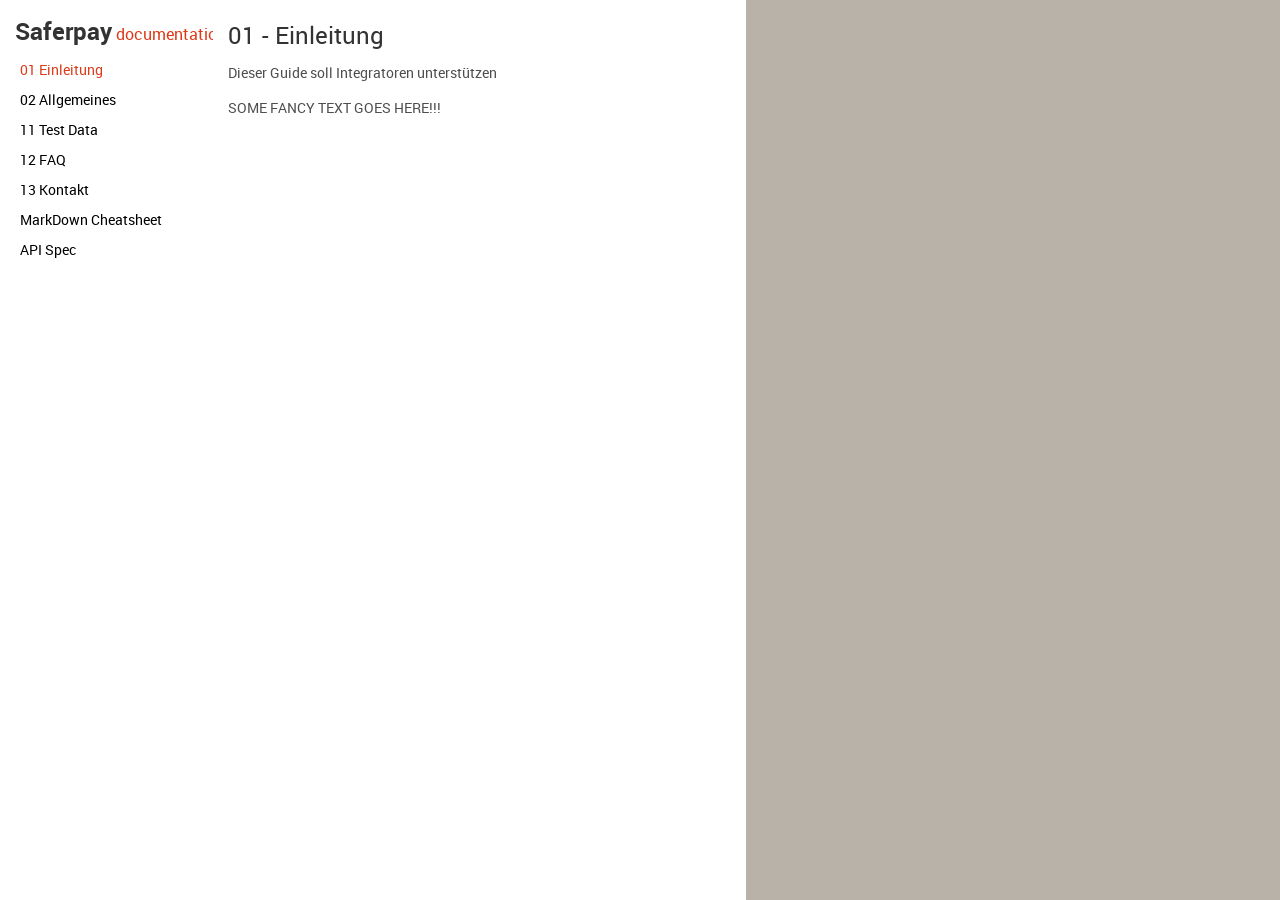
<file: index.html>
<!DOCTYPE html>
<html>
<head>
	<meta charset="utf-8">

	<link rel="stylesheet" href="assets/css/vendors.css" />
	<link rel="stylesheet" href="assets/css/helppage.css">

	<script src="assets/js/vendors.js"></script>
	<script src="assets/js/helppage.js"></script>

	<title>Saferpay documentation</title>
</head>
<body data-spy="scroll" data-target="#navScrollspy">

	<div id="content" class="container-fluid">
		<div class="row">

			<nav class="col-lg-2 hidden-xs hidden-sm hidden-md" id="navScrollspy">
				<div data-spy="affix">
					<h3>
						<span style="font-size: x-large; font-weight: bold">Saferpay</span>
						<span class="text-primary">documentation</span>
					</h3>

					<ul class="nav">
								<li class="active">
									<a href="index.html">01 Einleitung</a>
								</li>
								<li>
									<a href="General.html">02 Allgemeines</a>
										<ul class="nav">
												<li><a href="General.html#start">1-Einf&#252;hrung</a></li>
												<li><a href="General.html#requirement">2-Voraussetzungen</a></li>
												<li><a href="General.html#pci">3-Datensicherheit und PCI DSS</a></li>
												<li><a href="General.html#3ds">4-3D Secure</a></li>
												<li><a href="General.html#dcc">5-Dynamic Currency Conversion</a></li>
												<li><a href="General.html#paymentmethods">6-Unterst&#252;tzte Zahlungsmittel</a></li>
												<li><a href="General.html#licenses">7-Lizenzen</a></li>
												<li><a href="General.html#transaction-flow">8-Transaktionsablauf</a></li>
												<li><a href="General.html#pm-functions">9-Zahlungsmittelfunktionen</a></li>
												<li><a href="General.html#capture-batch">10-Capture (Verbuchung) und der Tagesabschluss</a></li>
												<li><a href="General.html#cancel-refund">11-Wann Storno (Cancel) und wann Gutschrift?</a></li>
												<li><a href="General.html#test">12-Saferpay Testsystem</a></li>
										</ul>
								</li>
								<li>
									<a href="testdata.html">11 Test Data</a>
										<ul class="nav">
												<li><a href="testdata.html#visa">VISA</a></li>
										</ul>
								</li>
								<li>
									<a href="faq.html">12 FAQ</a>
								</li>
								<li>
									<a href="contact.html">13 Kontakt</a>
								</li>
								<li>
									<a href="Markdown-Cheatsheet.html">MarkDown Cheatsheet</a>
										<ul class="nav">
												<li><a href="Markdown-Cheatsheet.html#code">CodeSnippets</a></li>
										</ul>
								</li>
								<li>
									<a href="http://saferpay.github.io/jsonapi/" target="_blank">API Spec</a>
								</li>

					</ul>
				</div>
			</nav>

			<span class="print-page-break"></span>

			<main class="col-lg-10 col-sm-12">
				
				
<section><h1>01 - Einleitung</h1><div class="row"><div class="col-lg-6">
<p>Dieser Guide soll Integratoren unterstützen</p>
<p>SOME FANCY TEXT GOES HERE!!!</p></div></div></section>

			</main>

		</div>
	</div>

	<div class="scroll-top-wrapper">
		<a href="#top" class="scroll-top-inner" onclick="$('html,body').animate({ scrollTop: 0 }, 'slow'); return false;">
			<span class="glyphicon glyphicon-chevron-up"></span> Back to Top
		</a>
	</div>

</body>
</html>
</file>
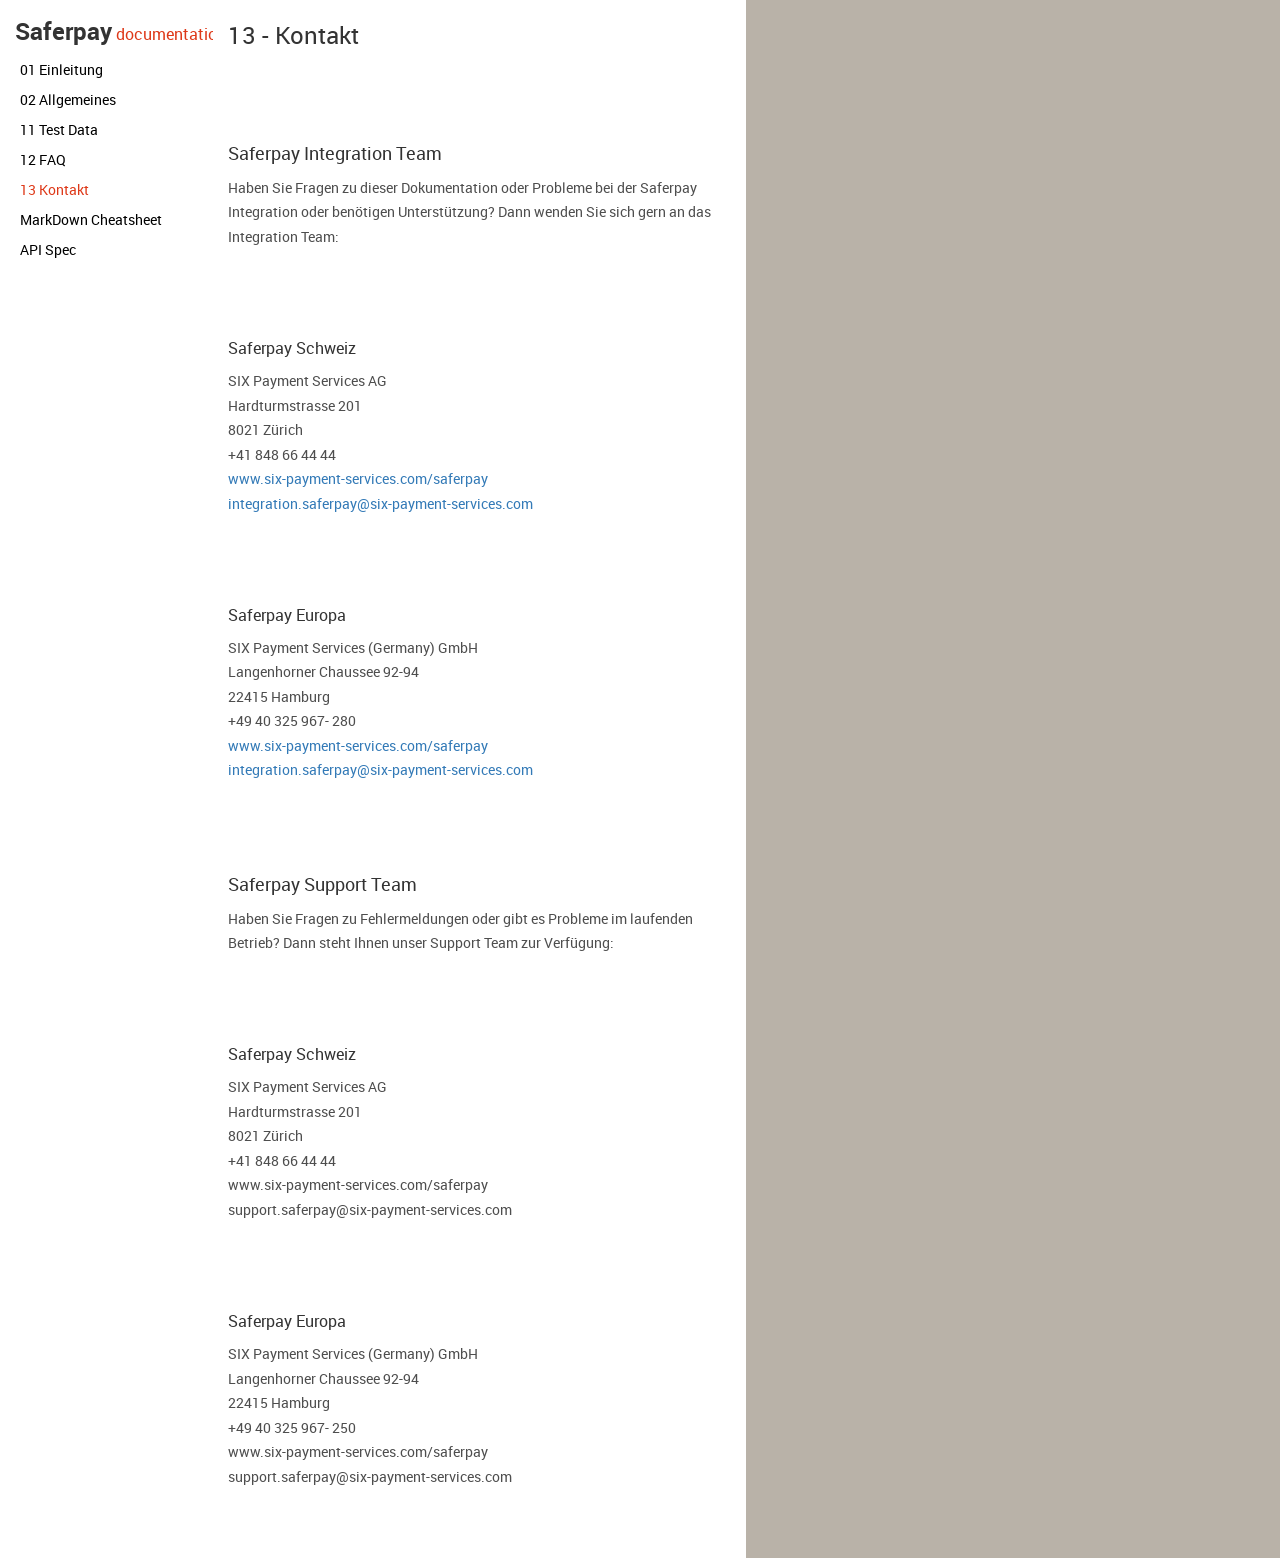
<file: contact.html>
<!DOCTYPE html>
<html>
<head>
	<meta charset="utf-8">

	<link rel="stylesheet" href="assets/css/vendors.css" />
	<link rel="stylesheet" href="assets/css/helppage.css">

	<script src="assets/js/vendors.js"></script>
	<script src="assets/js/helppage.js"></script>

	<title>Saferpay documentation</title>
</head>
<body data-spy="scroll" data-target="#navScrollspy">

	<div id="content" class="container-fluid">
		<div class="row">

			<nav class="col-lg-2 hidden-xs hidden-sm hidden-md" id="navScrollspy">
				<div data-spy="affix">
					<h3>
						<span style="font-size: x-large; font-weight: bold">Saferpay</span>
						<span class="text-primary">documentation</span>
					</h3>

					<ul class="nav">
								<li>
									<a href="index.html">01 Einleitung</a>
								</li>
								<li>
									<a href="General.html">02 Allgemeines</a>
										<ul class="nav">
												<li><a href="General.html#start">1-Einf&#252;hrung</a></li>
												<li><a href="General.html#requirement">2-Voraussetzungen</a></li>
												<li><a href="General.html#pci">3-Datensicherheit und PCI DSS</a></li>
												<li><a href="General.html#3ds">4-3D Secure</a></li>
												<li><a href="General.html#dcc">5-Dynamic Currency Conversion</a></li>
												<li><a href="General.html#paymentmethods">6-Unterst&#252;tzte Zahlungsmittel</a></li>
												<li><a href="General.html#licenses">7-Lizenzen</a></li>
												<li><a href="General.html#transaction-flow">8-Transaktionsablauf</a></li>
												<li><a href="General.html#pm-functions">9-Zahlungsmittelfunktionen</a></li>
												<li><a href="General.html#capture-batch">10-Capture (Verbuchung) und der Tagesabschluss</a></li>
												<li><a href="General.html#cancel-refund">11-Wann Storno (Cancel) und wann Gutschrift?</a></li>
												<li><a href="General.html#test">12-Saferpay Testsystem</a></li>
										</ul>
								</li>
								<li>
									<a href="testdata.html">11 Test Data</a>
										<ul class="nav">
												<li><a href="testdata.html#visa">VISA</a></li>
										</ul>
								</li>
								<li>
									<a href="faq.html">12 FAQ</a>
								</li>
								<li class="active">
									<a href="contact.html">13 Kontakt</a>
								</li>
								<li>
									<a href="Markdown-Cheatsheet.html">MarkDown Cheatsheet</a>
										<ul class="nav">
												<li><a href="Markdown-Cheatsheet.html#code">CodeSnippets</a></li>
										</ul>
								</li>
								<li>
									<a href="http://saferpay.github.io/jsonapi/" target="_blank">API Spec</a>
								</li>

					</ul>
				</div>
			</nav>

			<span class="print-page-break"></span>

			<main class="col-lg-10 col-sm-12">
				
				
<section><h1>13 - Kontakt</h1><div class="row"><div class="col-lg-6">
</div></div></section><section><h2>Saferpay Integration Team</h2><div class="row"><div class="col-lg-6">
<p>Haben Sie Fragen zu dieser Dokumentation oder Probleme bei der Saferpay Integration oder benötigen Unterstützung? Dann wenden Sie sich gern an das Integration Team:</p>
</div></div></section><section><h3>Saferpay Schweiz					</h3><div class="row"><div class="col-lg-6">
<p>SIX Payment Services AG<br/>
Hardturmstrasse 201<br/>
8021 Zürich<br/>
+41 848 66 44 44<br/>
<a href="https://www.six-payment-services.com/saferpay">www.six-payment-services.com/saferpay</a><br/>
<a href="mailto:integration.saferpay@six-payment-services.com">integration.saferpay@six-payment-services.com</a></p>
</div></div></section><section><h3>Saferpay Europa</h3><div class="row"><div class="col-lg-6">
<p>SIX Payment Services (Germany) GmbH<br/>
Langenhorner Chaussee 92-94<br/>
22415 Hamburg<br/>
+49 40 325 967- 280<br/>
<a href="https://www.six-payment-services.com/saferpay">www.six-payment-services.com/saferpay</a><br/>
<a href="mailto:integration.saferpay@six-payment-services.com">integration.saferpay@six-payment-services.com</a></p>
</div></div></section><section><h2>Saferpay Support Team</h2><div class="row"><div class="col-lg-6">
<p>Haben Sie Fragen zu Fehlermeldungen oder gibt es Probleme im laufenden Betrieb? Dann steht Ihnen unser Support Team zur Verfügung:</p>
</div></div></section><section><h3>Saferpay Schweiz <br /></h3><div class="row"><div class="col-lg-6">
<p>SIX Payment Services AG <br />
Hardturmstrasse 201 <br />
8021 Zürich <br />
+41 848 66 44 44 <br />
www.six-payment-services.com/saferpay <br />
support.saferpay@six-payment-services.com <br /></p>
</div></div></section><section><h3>Saferpay Europa</h3><div class="row"><div class="col-lg-6">
<p>SIX Payment Services (Germany) GmbH <br />
Langenhorner Chaussee 92-94 <br />
22415 Hamburg <br />
+49 40 325 967- 250 <br />
www.six-payment-services.com/saferpay <br />
support.saferpay@six-payment-services.com <br /></p></div></div></section>

			</main>

		</div>
	</div>

	<div class="scroll-top-wrapper">
		<a href="#top" class="scroll-top-inner" onclick="$('html,body').animate({ scrollTop: 0 }, 'slow'); return false;">
			<span class="glyphicon glyphicon-chevron-up"></span> Back to Top
		</a>
	</div>

</body>
</html>
</file>
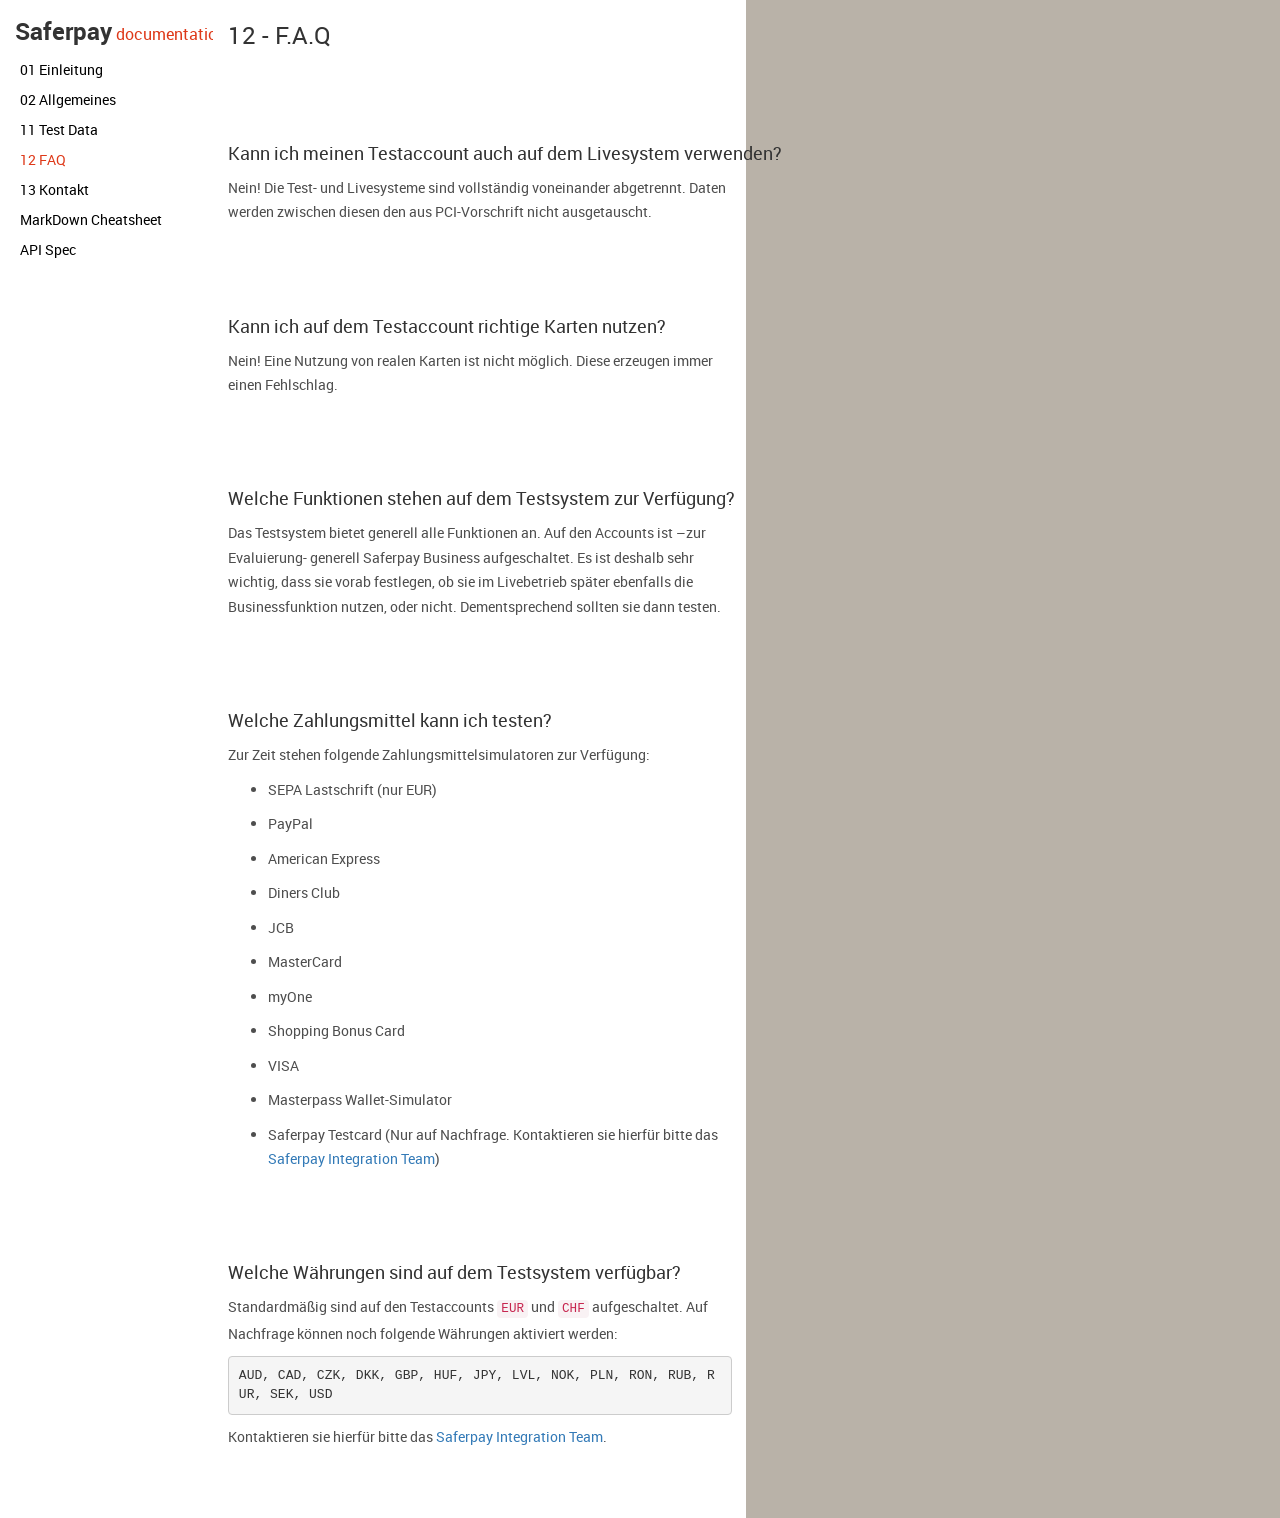
<file: faq.html>
<!DOCTYPE html>
<html>
<head>
	<meta charset="utf-8">

	<link rel="stylesheet" href="assets/css/vendors.css" />
	<link rel="stylesheet" href="assets/css/helppage.css">

	<script src="assets/js/vendors.js"></script>
	<script src="assets/js/helppage.js"></script>

	<title>Saferpay documentation</title>
</head>
<body data-spy="scroll" data-target="#navScrollspy">

	<div id="content" class="container-fluid">
		<div class="row">

			<nav class="col-lg-2 hidden-xs hidden-sm hidden-md" id="navScrollspy">
				<div data-spy="affix">
					<h3>
						<span style="font-size: x-large; font-weight: bold">Saferpay</span>
						<span class="text-primary">documentation</span>
					</h3>

					<ul class="nav">
								<li>
									<a href="index.html">01 Einleitung</a>
								</li>
								<li>
									<a href="General.html">02 Allgemeines</a>
										<ul class="nav">
												<li><a href="General.html#start">1-Einf&#252;hrung</a></li>
												<li><a href="General.html#requirement">2-Voraussetzungen</a></li>
												<li><a href="General.html#pci">3-Datensicherheit und PCI DSS</a></li>
												<li><a href="General.html#3ds">4-3D Secure</a></li>
												<li><a href="General.html#dcc">5-Dynamic Currency Conversion</a></li>
												<li><a href="General.html#paymentmethods">6-Unterst&#252;tzte Zahlungsmittel</a></li>
												<li><a href="General.html#licenses">7-Lizenzen</a></li>
												<li><a href="General.html#transaction-flow">8-Transaktionsablauf</a></li>
												<li><a href="General.html#pm-functions">9-Zahlungsmittelfunktionen</a></li>
												<li><a href="General.html#capture-batch">10-Capture (Verbuchung) und der Tagesabschluss</a></li>
												<li><a href="General.html#cancel-refund">11-Wann Storno (Cancel) und wann Gutschrift?</a></li>
												<li><a href="General.html#test">12-Saferpay Testsystem</a></li>
										</ul>
								</li>
								<li>
									<a href="testdata.html">11 Test Data</a>
										<ul class="nav">
												<li><a href="testdata.html#visa">VISA</a></li>
										</ul>
								</li>
								<li class="active">
									<a href="faq.html">12 FAQ</a>
								</li>
								<li>
									<a href="contact.html">13 Kontakt</a>
								</li>
								<li>
									<a href="Markdown-Cheatsheet.html">MarkDown Cheatsheet</a>
										<ul class="nav">
												<li><a href="Markdown-Cheatsheet.html#code">CodeSnippets</a></li>
										</ul>
								</li>
								<li>
									<a href="http://saferpay.github.io/jsonapi/" target="_blank">API Spec</a>
								</li>

					</ul>
				</div>
			</nav>

			<span class="print-page-break"></span>

			<main class="col-lg-10 col-sm-12">
				
				
<section><h1>12 - F.A.Q</h1><div class="row"><div class="col-lg-6">
</div></div></section><section><h2>Kann ich meinen Testaccount auch auf dem Livesystem verwenden?</h2><div class="row"><div class="col-lg-6">
<p>Nein! Die Test- und Livesysteme sind vollständig voneinander abgetrennt.  Daten werden zwischen diesen den aus PCI-Vorschrift nicht ausgetauscht.</p>
</div></div></section><section><h2>Kann ich auf dem Testaccount richtige Karten nutzen?</h2><div class="row"><div class="col-lg-6">
<p>Nein! Eine Nutzung von realen Karten ist nicht möglich. Diese erzeugen immer einen Fehlschlag.</p>
</div></div></section><section><h2>Welche Funktionen stehen auf dem Testsystem zur Verfügung?</h2><div class="row"><div class="col-lg-6">
<p>Das Testsystem bietet generell alle Funktionen an. Auf den Accounts ist –zur Evaluierung- generell Saferpay Business aufgeschaltet. Es ist deshalb sehr wichtig, dass sie vorab festlegen, ob sie im Livebetrieb später ebenfalls die Businessfunktion nutzen, oder nicht. Dementsprechend sollten sie dann testen.</p>
</div></div></section><section><h2>Welche Zahlungsmittel kann ich testen?</h2><div class="row"><div class="col-lg-6">
<p>Zur Zeit stehen folgende Zahlungsmittelsimulatoren zur Verfügung:</p>
<ul>
<li>SEPA Lastschrift (nur EUR)</li>
<li>PayPal</li>
<li>American Express</li>
<li>Diners Club</li>
<li>JCB</li>
<li>MasterCard</li>
<li>myOne</li>
<li>Shopping Bonus Card</li>
<li>VISA</li>
<li>Masterpass Wallet-Simulator</li>
<li>Saferpay Testcard (Nur auf Nachfrage. Kontaktieren sie hierfür bitte das <a href="contact.html">Saferpay Integration Team</a>)</li>
</ul>
</div></div></section><section><h2>Welche Währungen sind auf dem Testsystem verfügbar?</h2><div class="row"><div class="col-lg-6">
<p>Standardmäßig sind auf den Testaccounts <code>EUR</code> und <code>CHF</code> aufgeschaltet. Auf Nachfrage können noch folgende Währungen aktiviert werden:</p>
<pre><code>AUD, CAD, CZK, DKK, GBP, HUF, JPY, LVL, NOK, PLN, RON, RUB, RUR, SEK, USD
</code></pre>
<p>Kontaktieren sie hierfür bitte das <a href="contact.html">Saferpay Integration Team</a>.</p></div></div></section>

			</main>

		</div>
	</div>

	<div class="scroll-top-wrapper">
		<a href="#top" class="scroll-top-inner" onclick="$('html,body').animate({ scrollTop: 0 }, 'slow'); return false;">
			<span class="glyphicon glyphicon-chevron-up"></span> Back to Top
		</a>
	</div>

</body>
</html>
</file>
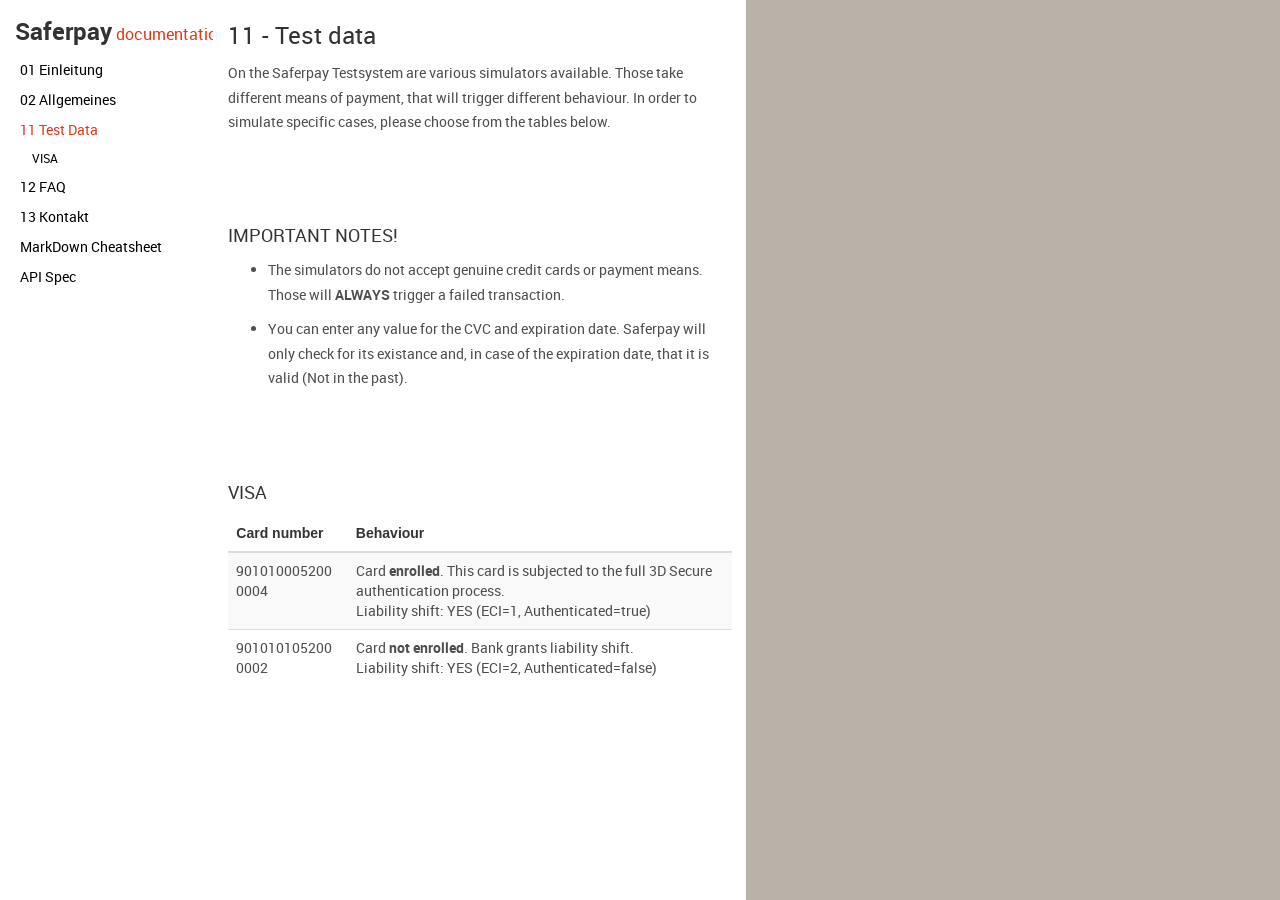
<file: testdata.html>
<!DOCTYPE html>
<html>
<head>
	<meta charset="utf-8">

	<link rel="stylesheet" href="assets/css/vendors.css" />
	<link rel="stylesheet" href="assets/css/helppage.css">

	<script src="assets/js/vendors.js"></script>
	<script src="assets/js/helppage.js"></script>

	<title>Saferpay documentation</title>
</head>
<body data-spy="scroll" data-target="#navScrollspy">

	<div id="content" class="container-fluid">
		<div class="row">

			<nav class="col-lg-2 hidden-xs hidden-sm hidden-md" id="navScrollspy">
				<div data-spy="affix">
					<h3>
						<span style="font-size: x-large; font-weight: bold">Saferpay</span>
						<span class="text-primary">documentation</span>
					</h3>

					<ul class="nav">
								<li>
									<a href="index.html">01 Einleitung</a>
								</li>
								<li>
									<a href="General.html">02 Allgemeines</a>
										<ul class="nav">
												<li><a href="General.html#start">1-Einf&#252;hrung</a></li>
												<li><a href="General.html#requirement">2-Voraussetzungen</a></li>
												<li><a href="General.html#pci">3-Datensicherheit und PCI DSS</a></li>
												<li><a href="General.html#3ds">4-3D Secure</a></li>
												<li><a href="General.html#dcc">5-Dynamic Currency Conversion</a></li>
												<li><a href="General.html#paymentmethods">6-Unterst&#252;tzte Zahlungsmittel</a></li>
												<li><a href="General.html#licenses">7-Lizenzen</a></li>
												<li><a href="General.html#transaction-flow">8-Transaktionsablauf</a></li>
												<li><a href="General.html#pm-functions">9-Zahlungsmittelfunktionen</a></li>
												<li><a href="General.html#capture-batch">10-Capture (Verbuchung) und der Tagesabschluss</a></li>
												<li><a href="General.html#cancel-refund">11-Wann Storno (Cancel) und wann Gutschrift?</a></li>
												<li><a href="General.html#test">12-Saferpay Testsystem</a></li>
										</ul>
								</li>
								<li class="active">
									<a href="testdata.html">11 Test Data</a>
										<ul class="nav">
												<li><a href="testdata.html#visa">VISA</a></li>
										</ul>
								</li>
								<li>
									<a href="faq.html">12 FAQ</a>
								</li>
								<li>
									<a href="contact.html">13 Kontakt</a>
								</li>
								<li>
									<a href="Markdown-Cheatsheet.html">MarkDown Cheatsheet</a>
										<ul class="nav">
												<li><a href="Markdown-Cheatsheet.html#code">CodeSnippets</a></li>
										</ul>
								</li>
								<li>
									<a href="http://saferpay.github.io/jsonapi/" target="_blank">API Spec</a>
								</li>

					</ul>
				</div>
			</nav>

			<span class="print-page-break"></span>

			<main class="col-lg-10 col-sm-12">
				
				
<section><h1>11 - Test data</h1><div class="row"><div class="col-lg-6">
<p>On the Saferpay Testsystem are various simulators available.
Those take different means of payment, that will trigger different behaviour.
In order to simulate specific cases, please choose from the tables below.</p>
</div></div></section><section><h2>IMPORTANT NOTES!</h2><div class="row"><div class="col-lg-6">
<ul>
<li>The simulators do not accept genuine credit cards or payment means. Those will <strong>ALWAYS</strong> trigger a failed transaction.</li>
<li>You can enter any value for the CVC and expiration date. Saferpay will only check for its existance and, in case of the expiration date, that it is valid (Not in the past).</li>
</ul>
</div></div></section><section><h2><a name="visa"></a> VISA</h2><div class="row"><div class="col-lg-6">
<table class="table table-striped">
  <thead>
    <tr>
      <th>Card number</th>
      <th>Behaviour</th>
    </tr>
  </thead>
  <tbody>
    <tr>
      <td>9010100052000004</td>
      <td>
        Card <b>enrolled</b>. This card is subjected to the full 3D Secure authentication process. <br />
        Liability shift: YES (ECI=1, Authenticated=true)
      </td>
    </tr>
    <tr>
      <td>9010101052000002</td>
      <td>
        Card <b>not enrolled</b>. Bank grants liability shift. <br />
        Liability shift: YES (ECI=2, Authenticated=false)
      </td>
    </tr>
  </tbody>
</table></div></div></section>

			</main>

		</div>
	</div>

	<div class="scroll-top-wrapper">
		<a href="#top" class="scroll-top-inner" onclick="$('html,body').animate({ scrollTop: 0 }, 'slow'); return false;">
			<span class="glyphicon glyphicon-chevron-up"></span> Back to Top
		</a>
	</div>

</body>
</html>
</file>
<file: assets/css/helppage.css>
@font-face {
    font-family: 'Roboto';
    font-style: normal;
    font-weight: 400;
    src: local('Roboto Regular'), local('Roboto-Regular'), url(../fonts/Roboto-Regular.woff2) format('woff2');
}
@font-face {
    font-family: 'Roboto';
    font-style: normal;
    font-weight: 700;
    src: local('Roboto Bold'), local('Roboto-Bold'), url(../fonts/Roboto-Bold.woff2) format('woff2');
}
h1, h2, h3, h4, h5, p {
    padding: 0;
}
h1, h2, h3, h4, h5, p, td, li, a {
    font-family: "Roboto","Helvetica","Arial",sans-serif;
}
blockquote {
    background-color: #f5f5f5;
    font-size: 1em;
}
section p, section li, section td {
    line-height: 1.75em;
    color: #4e4e4e;
}
section img {
    max-width: 100%;
}
section li {
    margin: 0 0 10px;
}
h1 small, h2 small, h3 small, h4 small, h5 small, h6 small {
    font-size: 0.6em;
    font-weight: 400;
    letter-spacing: -0.02em;
    line-height: 1.35;
    opacity: 0.54;
}
 h1 {
    font-size: 24px;
    font-weight: 400;
    line-height: 32px;
}
 h2 {
    font-size: 18px;
    font-weight: 500;
    line-height: 26px;
}
 h3 {
    font-size: 16px;
    font-weight: 500;
    line-height: 22px;
}
 h4,  h5 {
    font-size: 14px;
    font-weight: 500;
    line-height: 18px;
    text-transform: uppercase;
}
 h4 {
    color: #4e4e4e;
}
 h5 {
    color: #939da3;
}

.nav > li > a {
    padding: 5px;
    color: black;
}

#navScrollspy ul li ul {
    display: none;
    margin-left: 1em;
    font-size: 0.85em;
}

#navScrollspy ul li.active > a {
    color: #de3919;
}

#navScrollspy ul li.active ul {
    display: table;
}

.h1, .h2, .h3, h1, h2, h3 {
    margin-bottom: 10px;
    margin-top: 20px;
}


#content main section, .path-def {
    margin-top: -21px;
    padding-top: 20px;
    padding-bottom: 4.2em;
}

.scroll-top-wrapper {
    background: #fff;
    position: fixed;
    z-index: 99999999;
    left: 10px;
    bottom: 10px;
    padding: 20px;
    visibility: hidden;
}
.scroll-top-wrapper.show {
    visibility: visible;
}

@media (min-width: 1200px) {
    #content main {
        background: linear-gradient(to right, #fff 0, #fff 50%, #B9B2A8 50%, #B9B2A8 100%);
        min-height: 100vh;
    }
}

.text-primary {
    color: #de3919;
}
.text-mandatory {
    color: #d46900;
    font-weight: 600;
}

tr.details > td {
    border-top: none !important;
}

tr.details > td > table {
    border-color: #ddd;
    border-image: none;
    border-style: solid;
    border-width: 0 1px 1px;
    position: relative;
    background: #fff;
}
tr.details > td > table:after, tr.details > td > table:before {
    bottom: 100%;
    left: 27%;
    border: solid transparent;
    content: " ";
    height: 0;
    width: 0;
    position: absolute;
    pointer-events: none;
    margin-bottom: -1px;
}

tr.details > td > table:after {
    border-color: rgba(255, 255, 255, 0);
    border-bottom-color: #fff;
    border-width: 10px;
    margin-left: -10px;
}
tr.details > td > table:before {
    border-color: rgba(204, 204, 204, 0);
    border-bottom-color: #ccc;
    border-width: 11px;
    margin-left: -11px;
}
td {
    word-break: break-word;
}

.anchor-link span { 
    display: none;
    margin: 0 0 0 0.5em;
    color: #ccc;
}
h1:hover .anchor-link span, h2:hover .anchor-link span {
    display: inline-block;
}

a[target='_blank'] {
    background-image: url("[data-uri]");
    background-position: right center;
    background-repeat: no-repeat;
    padding-right: 13px;
}

@media print {
    a.type-details:after {
        content:" (" attr(href) ") ";
    }
    .print-page-break {
        page-break-after: always;
    }
}
</file>
